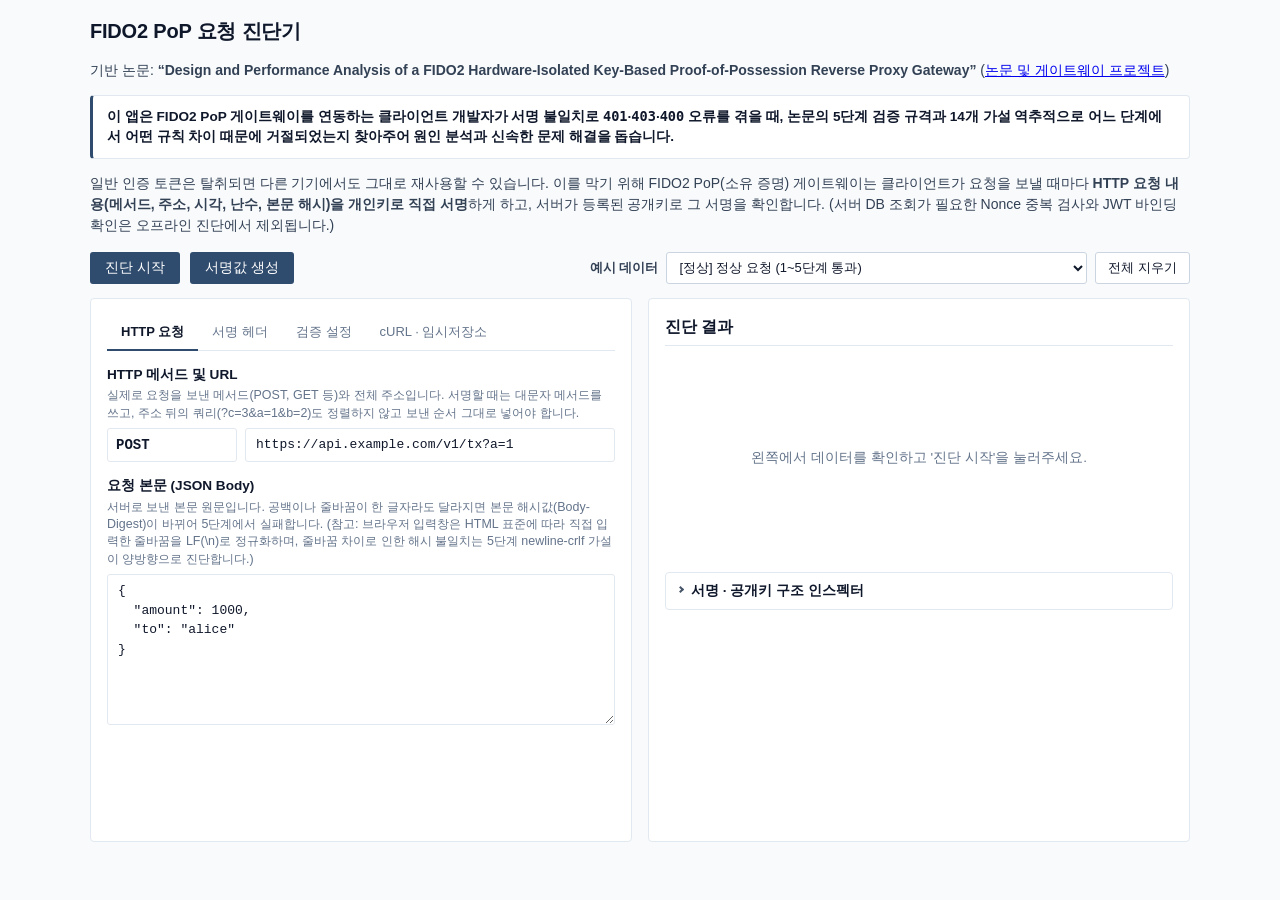
<file: index.html>
<!DOCTYPE html>
<html lang="ko">
<head>
  <meta charset="utf-8">
  <meta http-equiv="Content-Security-Policy" content="default-src 'none'; script-src 'self' file:; style-src 'self' file:; img-src 'self' file: data:; connect-src 'none'; base-uri 'none'; form-action 'none';">
  <meta name="viewport" content="width=device-width, initial-scale=1.0">
  <title>PoP 게이트웨이 401/403/400 진단기</title>
  <link rel="stylesheet" href="css/style.css">
</head>
<body>
  <div class="container">
    <header>
      <h1>FIDO2 PoP 요청 진단기</h1>
      <p class="paper-title-badge">
        기반 논문: <strong>&ldquo;Design and Performance Analysis of a FIDO2 Hardware-Isolated Key-Based Proof-of-Possession Reverse Proxy Gateway&rdquo;</strong>
        (<a href="https://altdmfk.github.io/fido2-pop-gateway/" target="_blank" rel="noopener noreferrer">논문 및 게이트웨이 프로젝트</a>)
      </p>
      <div class="alert info">
        <strong>이 앱은 FIDO2 PoP 게이트웨이를 연동하는 클라이언트 개발자가 서명 불일치로 <code>401</code>·<code>403</code>·<code>400</code> 오류를 겪을 때, 논문의 5단계 검증 규격과 14개 가설 역추적으로 어느 단계에서 어떤 규칙 차이 때문에 거절되었는지 찾아주어 원인 분석과 신속한 문제 해결을 돕습니다.</strong>
      </div>
      <p>
        일반 인증 토큰은 탈취되면 다른 기기에서도 그대로 재사용할 수 있습니다. 이를 막기 위해
        FIDO2 PoP(소유 증명) 게이트웨이는
        클라이언트가 요청을 보낼 때마다 <strong>HTTP 요청 내용(메서드, 주소, 시각, 난수, 본문 해시)을 개인키로 직접 서명</strong>하게 하고, 서버가 등록된 공개키로 그 서명을 확인합니다. (서버 DB 조회가 필요한 Nonce 중복 검사와 JWT 바인딩 확인은 오프라인 진단에서 제외됩니다.)
      </p>
    </header>

    <div class="top-action-bar">
      <div class="action-left-group">
        <button type="button" id="btn-diagnose" class="btn-primary btn-diagnose-main">진단 시작</button>
        <button type="button" id="btn-generate-test" class="btn-primary">서명값 생성</button>
      </div>
      <div class="demo-selector-group">
        <label for="demo-select" class="demo-select-label">예시 데이터</label>
        <select id="demo-select" class="demo-select">
          <option value="valid">[정상] 정상 요청 (1~5단계 통과)</option>
          <option value="timestamp-fail">[실패] 2단계: 타임스탬프 허용 오차(60초) 초과</option>
          <option value="method-lowercase">[실패] 4단계: HTTP 메서드를 소문자(post)로 서명함</option>
          <option value="query-sorted">[실패] 4단계: 쿼리 파라미터를 알파벳순으로 정렬해 서명함</option>
          <option value="sig-der">[실패] 4단계: 서명을 64바이트 Raw 대신 DER 형식으로 인코딩함</option>
          <option value="combo-2">[실패] 4단계: 복합 실수 (소문자 메서드 + 쿼리 정렬)</option>
          <option value="digest-base64url">[실패] 5단계: 본문 해시를 16진수(Hex) 대신 Base64url로 인코딩함</option>
        </select>
        <button type="button" id="btn-clear-all" class="btn-demo">전체 지우기</button>
      </div>
    </div>

    <div class="main-content">
      <div class="input-section">
        <div class="tabs" role="tablist" aria-label="진단 입력 항목 탭">
          <button type="button" id="tab-btn-http" class="tab-btn active" role="tab" aria-selected="true" aria-controls="tab-http" tabindex="0" data-target="tab-http">HTTP 요청</button>
          <button type="button" id="tab-btn-headers" class="tab-btn" role="tab" aria-selected="false" aria-controls="tab-headers" tabindex="-1" data-target="tab-headers">서명 헤더</button>
          <button type="button" id="tab-btn-config" class="tab-btn" role="tab" aria-selected="false" aria-controls="tab-config" tabindex="-1" data-target="tab-config">검증 설정</button>
          <button type="button" id="tab-btn-tools" class="tab-btn" role="tab" aria-selected="false" aria-controls="tab-tools" tabindex="-1" data-target="tab-tools">cURL · 임시저장소</button>
        </div>

        <div id="tab-http" class="tab-pane active" role="tabpanel" aria-labelledby="tab-btn-http">
          <div class="form-group">
            <label for="req-method">HTTP 메서드 및 URL</label>
            <div class="field-desc">실제로 요청을 보낸 메서드(POST, GET 등)와 전체 주소입니다. 서명할 때는 대문자 메서드를 쓰고, 주소 뒤의 쿼리(?c=3&amp;a=1&amp;b=2)도 정렬하지 않고 보낸 순서 그대로 넣어야 합니다.</div>
            <div class="url-input-group">
              <input type="text" id="req-method" list="method-list" value="POST" maxlength="20" aria-label="HTTP 메서드">
              <datalist id="method-list">
                <option value="GET"></option>
                <option value="POST"></option>
                <option value="PUT"></option>
                <option value="DELETE"></option>
                <option value="PATCH"></option>
              </datalist>
              <input type="text" id="req-url" maxlength="2048" aria-label="요청 URL">
            </div>
          </div>

          <div class="form-group">
            <label for="req-body">요청 본문 (JSON Body)</label>
            <div class="field-desc">서버로 보낸 본문 원문입니다. 공백이나 줄바꿈이 한 글자라도 달라지면 본문 해시값(Body-Digest)이 바뀌어 5단계에서 실패합니다. (참고: 브라우저 입력창은 HTML 표준에 따라 직접 입력한 줄바꿈을 LF(\n)로 정규화하며, 줄바꿈 차이로 인한 해시 불일치는 5단계 newline-crlf 가설이 양방향으로 진단합니다.)</div>
            <textarea id="req-body" maxlength="50000" rows="7"></textarea>
          </div>
        </div>

        <div id="tab-headers" class="tab-pane" role="tabpanel" aria-labelledby="tab-btn-headers">
          <div class="form-group">
            <label for="req-nonce">Nonce (X-FIDO2-Nonce)</label>
            <div class="field-desc">같은 요청을 가로채서 다시 보내는 공격(재전송 공격)을 막기 위해 요청마다 새로 만드는 1회용 문자열입니다.</div>
            <input type="text" id="req-nonce" maxlength="128">
          </div>
          <div class="form-group">
            <label for="req-timestamp">Timestamp (X-FIDO2-Timestamp)</label>
            <div class="field-desc">서명을 만든 시각(초 단위 Unix 시간)입니다. 검증 설정 탭의 '평가 기준 시각'과 비교해 60초 넘게 차이 나면 2단계에서 만료 처리됩니다.</div>
            <input type="text" id="req-timestamp" maxlength="20">
          </div>
          <div class="form-group">
            <label for="req-digest">Body-Digest (X-Body-Digest)</label>
            <div class="field-desc">요청 본문(Body)을 SHA-256으로 해시한 값입니다. 'sha256=' 뒤에 64자리 소문자 16진수(Hex)를 붙이며, 서명할 문자열의 마지막 줄에도 들어갑니다.</div>
            <input type="text" id="req-digest" maxlength="256">
          </div>
          <div class="form-group">
            <label for="req-signature">Signature (X-FIDO2-Signature)</label>
            <div class="field-desc">요청 항목들을 줄바꿈(\n)으로 이어 붙인 문자열에 ECDSA P-256 개인키로 서명한 값입니다. r(32바이트)과 s(32바이트)를 합친 64바이트 Raw 형식을 Base64url로 인코딩해야 합니다.</div>
            <input type="text" id="req-signature" maxlength="512">
          </div>
        </div>

        <div id="tab-config" class="tab-pane" role="tabpanel" aria-labelledby="tab-btn-config">
          <div class="form-group">
            <div class="label-with-action">
              <label for="req-pubkey">공개키 (PEM)</label>
              <button type="button" id="btn-fill-sample-pubkey" class="btn-small btn-inline-sample">예시 공개키 채우기</button>
            </div>
            <div class="field-desc">클라이언트의 개인키와 짝을 이루는 ECDSA P-256 공개키(SPKI PEM 형식)입니다. 게이트웨이와 이 진단기는 개인키 없이 공개키만으로 서명이 맞는지 확인합니다.</div>
            <textarea id="req-pubkey" maxlength="2048" rows="6"></textarea>
          </div>

          <div class="form-group">
            <label for="eval-timestamp">평가 기준 시각 (Unix Timestamp)</label>
            <div class="field-desc">게이트웨이가 요청을 검사하는 기준 시각(초 단위)입니다. 이전에 캡처한 요청을 진단할 때는 요청의 Timestamp와 비슷한 값으로 맞춰 두면 만료 오류 없이 서명을 확인할 수 있습니다.</div>
            <div class="eval-time-group">
              <input type="number" id="eval-timestamp">
              <button type="button" id="btn-now" class="btn-small">현재 시각</button>
            </div>
          </div>
        </div>

        <div id="tab-tools" class="tab-pane" role="tabpanel" aria-labelledby="tab-btn-tools">
          <div class="tools-section-box">
            <div class="import-header-row">
              <label for="curl-import-input" class="import-label">cURL 명령어 또는 Raw HTTP 요청 붙여넣기</label>
              <div class="import-sample-buttons">
                <button type="button" id="btn-sample-curl-valid" class="btn-small btn-import-sample">샘플: 정상 cURL</button>
                <button type="button" id="btn-sample-curl-der" class="btn-small btn-import-sample">샘플: 실패 cURL (DER 서명)</button>
                <button type="button" id="btn-sample-raw-http" class="btn-small btn-import-sample">샘플: Raw HTTP</button>
              </div>
            </div>
            <div class="field-desc">브라우저 개발자 도구(Network 탭 → 요청 우클릭 → Copy as cURL)에서 복사한 명령어나 HTTP 요청 원문을 붙여넣으면 메서드, URL, 본문, 서명 헤더 4종을 한 번에 채웁니다. (브라우저 입력창은 직접 입력한 줄바꿈을 LF로 정규화하며, cURL의 $'...\r\n...' 이스케이프 본문은 원본 CRLF가 보존됩니다.)</div>
            <textarea id="curl-import-input" rows="5" maxlength="550000" placeholder="curl 'https://api.example.com/v1/tx?a=1' -X POST -H 'X-FIDO2-Nonce: ...' --data-raw '{...}' 또는 Raw HTTP 요청을 붙여넣으세요."></textarea>
            <div class="import-actions">
              <button type="button" id="btn-curl-apply" class="btn-primary">입력칸에 채우기</button>
              <div id="curl-confirm-bar" class="import-confirm-bar hidden">
                <span class="import-confirm-msg">기존 입력값이 있습니다. 덮어쓰시겠습니까?</span>
                <button type="button" id="btn-curl-confirm-yes" class="btn-small btn-confirm-yes">덮어쓰기</button>
                <button type="button" id="btn-curl-confirm-no" class="btn-small btn-confirm-no">취소</button>
              </div>
            </div>
            <div id="curl-apply-notice" class="import-apply-notice hidden"></div>
          </div>

          <details id="slots-panel" class="tools-section-box tools-memory-box tools-memory-accordion">
            <summary class="tools-section-title">임시저장소 (슬롯 1~5)</summary>
            <div class="tools-memory-content">
              <div class="field-desc">현재 입력된 요청, 서명 헤더, 공개키, 평가 기준 시각을 브라우저 저장소(localStorage)에 5개까지 저장해 두고 비교할 수 있습니다.</div>
              <div class="memory-content" id="memory-slots-container">
                <!-- Rendered via JS -->
              </div>
            </div>
          </details>
        </div>
      </div>

      <div class="result-section">
        <h3>진단 결과</h3>

        <div id="import-status-banner" class="import-status-banner hidden"></div>

        <div id="result-panel" class="result-panel empty" role="status" aria-live="polite">
          <p class="placeholder-text">왼쪽에서 데이터를 확인하고 '진단 시작'을 눌러주세요.</p>
        </div>

        <div class="overhead-info hidden" id="overhead-info">
          <h4>왜 ECDSA P-256 서명을 사용하나요?</h4>
          <p>
            매 API 요청마다 헤더에 서명을 담아 보내야 하므로 서명 크기가 작을수록 네트워크 부담이 줄어듭니다.<br>
            64바이트 길이의 <strong>ECDSA P-256</strong> 서명을 사용하면 RSA-2048을 쓸 때보다 서명 헤더 전체 크기를 <strong>약 절반(499 Bytes → 243 Bytes, 51.3% 감소)</strong>으로 줄일 수 있습니다.
          </p>
        </div>

        <details id="inspector-panel" class="inspector-accordion">
          <summary>서명 · 공개키 구조 인스펙터</summary>
          <div class="inspector-content">
            <div class="field-desc">'진단 시작'을 누르면 입력된 서명과 공개키의 바이트 구조(인코딩 방식, r·s 값, 타원곡선 좌표 등)가 아래에 함께 분석됩니다.</div>
            <div class="inspector-card">
              <h5>서명 (Signature) 구조 분석</h5>
              <div id="inspector-sig-box"></div>
            </div>
            <div class="inspector-card">
              <h5>공개키 (Public Key) 구조 분석</h5>
              <div id="inspector-pubkey-box"></div>
            </div>
          </div>
        </details>
      </div>
    </div>
  </div>

  <!-- Script Load Order (IIFE/UMD, no ES modules for file:// compatibility):
       1. Core Profile & Modules -> 2. Core Diagnose Engine -> 3. UI Modules & Samples -> 4. App Bootstrap -->
  <script src="js/core/profiles/paper.js"></script>
  <script src="js/core/encoding.js"></script>
  <script src="js/core/ecdsa.js"></script>
  <script src="js/core/inspect.js"></script>
  <script src="js/core/curlParser.js"></script>
  <script src="js/core/canonical.js"></script>
  <script src="js/core/hypotheses.js"></script>
  <script src="js/core/jsonError.js"></script>
  <script src="js/core/diagnose.js"></script>
  <script src="js/ui/samples.js"></script>
  <script src="js/ui/jsonError.js"></script>
  <script src="js/ui/render.js"></script>
  <script src="js/ui/inspector.js"></script>
  <script src="js/ui/slots.js"></script>
  <script src="js/ui/tabs.js"></script>
  <script src="js/ui/importer.js"></script>
  <script src="js/app.js"></script>
</body>
</html>
</file>
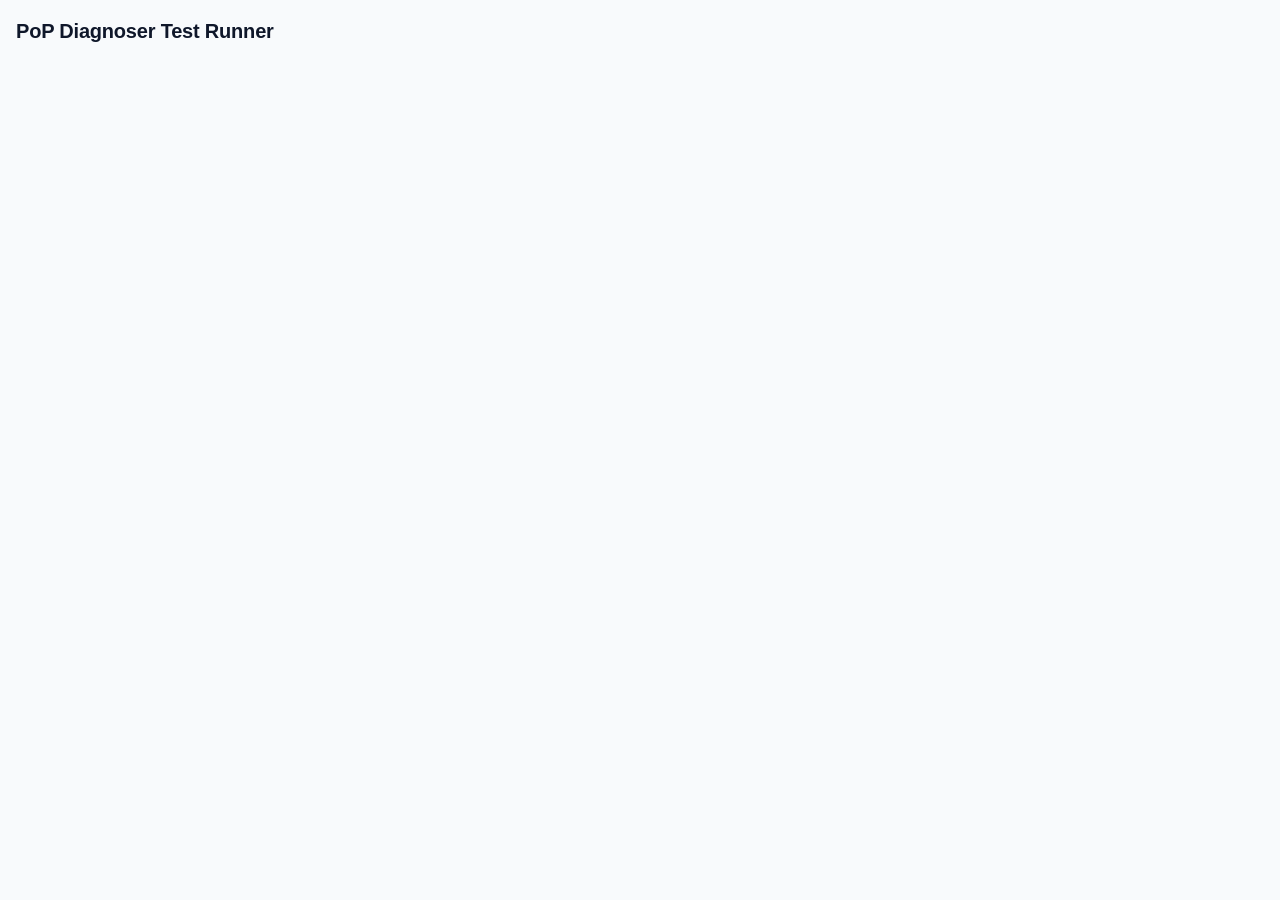
<file: test.html>
<!DOCTYPE html>
<html lang="ko">
<head>
    <meta charset="utf-8">
    <meta http-equiv="Content-Security-Policy" content="default-src 'none'; script-src 'self' file:; style-src 'self' file:; img-src 'self' file: data:; connect-src 'none'; base-uri 'none'; form-action 'none';">
    <link rel="stylesheet" href="css/style.css">
    <title>PoP Diagnoser Tests</title>
</head>
<body>
    <h1>PoP Diagnoser Test Runner</h1>
    <div id="results"></div>
    <script src="test/fixtures/fixtures.js"></script>
    <script src="js/core/profiles/paper.js"></script>
    <script src="js/core/encoding.js"></script>
    <script src="js/core/ecdsa.js"></script>
    <script src="js/core/inspect.js"></script>
    <script src="js/core/curlParser.js"></script>
    <script src="js/core/canonical.js"></script>
    <script src="js/core/hypotheses.js"></script>
    <script src="js/core/jsonError.js"></script>
    <script src="js/core/diagnose.js"></script>
    <script src="js/ui/samples.js"></script>
    <script src="js/ui/jsonError.js"></script>
    <script src="js/ui/render.js"></script>
    <script src="js/ui/inspector.js"></script>
    <script src="js/ui/slots.js"></script>
    <script src="js/ui/tabs.js"></script>
    <script src="js/ui/importer.js"></script>
    <script src="test/test.js"></script>
    <script src="test/test-runner.js"></script>
</body>
</html>
</file>
<file: css/style.css>
:root {
  --primary-color: #2f4b6e;
  --primary-hover: #243b56;
  --bg-color: #f8fafc;
  --surface-color: #ffffff;
  --border-color: #e2e8f0;
  --border-subtle: #cbd5e1;
  --text-main: #0f172a;
  --text-body: #334155;
  --text-muted: #64748b;
  --text-light: #94a3b8;
  --danger-color: #b91c1c;
  --danger-subtle: #fef2f2;
  --danger-border: #fca5a5;
  --warn-color: #b45309;
  --warn-subtle: #fffbeb;
  --warn-border: #fcd34d;
  --success-color: #15803d;
  --success-subtle: #f0fdf4;
  --success-border: #86efac;
  --font-sans: -apple-system, BlinkMacSystemFont, "Segoe UI", Roboto, "Helvetica Neue", Arial, sans-serif;
  --font-mono: ui-monospace, SFMono-Regular, Menlo, Monaco, Consolas, "Liberation Mono", "Courier New", monospace;
}

*, *::before, *::after {
  box-sizing: border-box;
}

body {
  font-family: var(--font-sans);
  background-color: var(--bg-color);
  color: var(--text-body);
  margin: 0;
  padding: 16px;
  line-height: 1.5;
  font-size: 0.875rem;
}

.container {
  max-width: 1100px;
  margin: 0 auto;
}

header {
  margin-bottom: 16px;
}

h1 {
  margin: 0 0 4px 0;
  font-size: 1.25rem;
  font-weight: 600;
  color: var(--text-main);
  letter-spacing: -0.01em;
}

h3 {
  margin: 0 0 12px 0;
  font-size: 1rem;
  font-weight: 600;
  color: var(--text-main);
  border-bottom: 1px solid var(--border-color);
  padding-bottom: 6px;
}

h4 {
  margin: 0 0 6px 0;
  font-size: 0.875rem;
  font-weight: 600;
  color: var(--text-main);
}

h5 {
  margin: 0 0 6px 0;
  font-size: 0.8125rem;
  font-weight: 600;
  color: var(--text-main);
}

.alert {
  padding: 10px 14px;
  border-radius: 4px;
  background-color: var(--surface-color);
  border: 1px solid var(--border-color);
  border-left: 3px solid var(--warn-color);
  color: var(--text-main);
  font-size: 0.85rem;
  line-height: 1.5;
}

.alert.info {
  background-color: var(--surface-color);
  border: 1px solid var(--border-color);
  border-left: 3px solid var(--primary-color);
  color: var(--text-main);
  border-radius: 4px;
  margin-top: 10px;
}

.alert.success {
  background-color: var(--surface-color);
  border: 1px solid var(--border-color);
  border-left: 3px solid var(--success-color);
  color: var(--text-main);
}

.alert.warning {
  background-color: var(--surface-color);
  border: 1px solid var(--border-color);
  border-left: 3px solid var(--warn-color);
  color: var(--text-main);
}

.btn-demo {
  background-color: var(--surface-color);
  border: 1px solid var(--border-subtle);
  color: var(--text-main);
  padding: 6px 12px;
  border-radius: 3px;
  cursor: pointer;
  font-size: 0.8125rem;
  font-weight: 500;
  transition: background-color 0.15s ease, border-color 0.15s ease;
}
.btn-demo:hover {
  background-color: #f1f5f9;
  border-color: #94a3b8;
}
.btn-demo:focus-visible {
  outline: 2px solid var(--primary-color);
  outline-offset: 1px;
}

.main-content {
  display: grid;
  grid-template-columns: 1fr 1fr;
  gap: 16px;
}

.input-section, .result-section {
  background: var(--surface-color);
  padding: 16px;
  border-radius: 4px;
  border: 1px solid var(--border-color);
}

.form-group {
  margin-bottom: 14px;
}
.form-group label {
  display: block;
  font-weight: 600;
  margin-bottom: 4px;
  font-size: 0.85rem;
  color: var(--text-main);
}

.url-input-group {
  display: flex;
  gap: 8px;
}

.btn-primary {
  font-size: 0.85rem;
  background: var(--primary-color);
  color: #ffffff;
  border: 1px solid transparent;
  padding: 6px 14px;
  border-radius: 3px;
  cursor: pointer;
  font-weight: 500;
  transition: background-color 0.15s ease;
}
.btn-primary:hover {
  background: var(--primary-hover);
}
.btn-primary:focus-visible {
  outline: 2px solid var(--primary-color);
  outline-offset: 1px;
}
.btn-primary:disabled {
  opacity: 0.6;
  cursor: not-allowed;
}

.result-panel {
  min-height: 200px;
}
.result-panel.empty {
  display: flex;
  align-items: center;
  justify-content: center;
  color: var(--text-muted);
}

.stage-list {
  list-style: none;
  padding: 0;
  margin: 0;
}
.stage-item {
  padding: 12px 0;
  border-bottom: 1px solid var(--border-color);
  display: flex;
  align-items: flex-start;
  gap: 10px;
}
.stage-item:last-child {
  border-bottom: none;
}
.stage-item .status-tag {
  font-size: 0.75rem;
  font-weight: 600;
  padding: 2px 6px;
  border-radius: 2px;
  border: 1px solid var(--border-subtle);
  background: #f8fafc;
  color: var(--text-muted);
  white-space: nowrap;
  line-height: 1.2;
}
.stage-item .status-tag.status-pass {
  border-color: var(--success-border);
  color: var(--success-color);
  background: var(--success-subtle);
}
.stage-item .status-tag.status-fail {
  border-color: var(--danger-border);
  color: var(--danger-color);
  background: var(--danger-subtle);
}
.stage-item .status-tag.status-unknown {
  border-color: var(--border-subtle);
  color: var(--text-muted);
  background: #f8fafc;
}

.stage-item .content {
  flex: 1;
  min-width: 0;
}
.stage-item .content h4 {
  margin: 0 0 4px 0;
  font-size: 0.875rem;
  font-weight: 600;
  color: var(--text-main);
}
.stage-item .content p {
  margin: 0;
  font-size: 0.8125rem;
  color: var(--text-muted);
  white-space: pre-wrap;
  line-height: 1.5;
}

.hypothesis-box {
  margin-top: 10px;
  padding: 12px 14px;
  background: var(--surface-color);
  border: 1px solid var(--border-color);
  border-left: 3px solid var(--primary-color);
  border-radius: 4px;
  color: var(--text-main);
}
.hypothesis-box h5 {
  margin: 0 0 8px 0;
  font-size: 0.9rem;
  color: var(--text-main);
}
.hypothesis-box pre {
  background: #f1f5f9;
  padding: 8px 10px;
  border-radius: 3px;
  overflow-x: auto;
  font-size: 0.8rem;
  margin: 0;
  border: 1px solid var(--border-color);
  font-family: var(--font-mono);
}

.overhead-info {
  margin-top: 20px;
  padding: 14px 16px;
  background: var(--surface-color);
  border-radius: 4px;
  border: 1px solid var(--border-color);
  border-left: 3px solid var(--primary-color);
}
.overhead-info h4 {
  margin: 0 0 6px 0;
  color: var(--text-main);
  font-size: 0.9rem;
}
.overhead-info p {
  margin: 0;
  font-size: 0.8125rem;
  color: var(--text-muted);
  line-height: 1.5;
}

#req-url {
  flex: 1;
}
.hypothesis-box.error {
  background: var(--surface-color);
  border: 1px solid var(--border-color);
  border-left: 3px solid var(--danger-color);
  color: var(--text-main);
}
.stage-item .content h4.failed {
  color: var(--danger-color);
  font-weight: 600;
}
.stage-item .content p.failed {
  color: var(--danger-color);
}
.hypothesis-box .red-msg {
  color: var(--danger-color);
}

.desc-label {
  font-size: 0.8125rem;
  margin-top: 10px;
  color: var(--text-muted);
}

input[type="text"], input[type="number"], textarea {
  background-color: #ffffff;
  width: 100%;
  padding: 6px 10px;
  border: 1px solid var(--border-color);
  border-radius: 3px;
  font-family: var(--font-mono);
  box-sizing: border-box;
  font-size: 0.8125rem;
  color: var(--text-main);
  line-height: 1.5;
  transition: border-color 0.15s ease;
}
input[type="text"]:focus, input[type="number"]:focus, textarea:focus {
  outline: none;
  border-color: var(--primary-color);
}

.btn-small {
  background: #ffffff;
  border: 1px solid var(--border-subtle);
  padding: 0 12px;
  border-radius: 3px;
  cursor: pointer;
  white-space: nowrap;
  font-weight: 500;
  font-size: 0.78rem;
  color: var(--text-body);
  transition: background-color 0.15s ease, border-color 0.15s ease;
}
.btn-small:hover {
  background-color: #f1f5f9;
  border-color: #94a3b8;
}
.btn-small:focus-visible {
  outline: 2px solid var(--primary-color);
  outline-offset: 1px;
}

#req-method {
  width: 130px;
  padding: 6px 8px;
  border: 1px solid var(--border-color);
  border-radius: 3px;
  font-family: var(--font-mono);
  font-size: 0.875rem;
  font-weight: 600;
  height: 34px;
}
.eval-time-group {
  margin-top: 10px;
  display: flex;
  flex-direction: row;
  align-items: center;
  gap: 8px;
  width: 100%;
}
.eval-time-group input {
  flex: 1;
  margin: 0;
  height: 32px;
}
.eval-time-group button {
  margin: 0;
  height: 32px;
}

.failed {
  color: var(--danger-color);
}
.completed {
  font-weight: 600;
}

textarea {
  resize: vertical;
  max-height: 500px;
  min-height: 60px;
}

.top-action-bar {
  display: flex;
  justify-content: space-between;
  align-items: center;
  background: transparent;
  padding: 0;
  border: none;
  margin-bottom: 14px;
  gap: 12px;
  flex-wrap: wrap;
}

.action-left-group {
  display: flex;
  align-items: center;
  gap: 10px;
}

.demo-selector-group {
  display: flex;
  align-items: center;
  gap: 8px;
  flex-wrap: wrap;
}

.demo-select-label {
  font-size: 0.8125rem;
  font-weight: 600;
  color: var(--text-body);
  white-space: nowrap;
}

.demo-select {
  height: 32px;
  padding: 0 8px;
  border: 1px solid var(--border-subtle);
  border-radius: 3px;
  background-color: #ffffff;
  color: var(--text-main);
  font-size: 0.8125rem;
  cursor: pointer;
  transition: border-color 0.15s ease;
}
.demo-select:focus {
  outline: none;
  border-color: var(--primary-color);
}

.diff-view {
  background: #1e293b;
  color: #f1f5f9;
  font-family: var(--font-mono);
  font-size: 0.8rem;
  border-radius: 3px;
  overflow: hidden;
  margin-top: 8px;
  border: 1px solid #334155;
  line-height: 1.4;
}
.diff-row {
  padding: 3px 8px;
  white-space: pre-wrap;
  word-break: break-all;
}
.diff-row.match {
  color: #94a3b8;
}
.diff-row.actual {
  background-color: rgba(185, 28, 28, 0.35);
  color: #fca5a5;
}
.diff-row.actual::before {
  content: '- ';
  user-select: none;
}
.diff-row.expected {
  background-color: rgba(21, 128, 61, 0.35);
  color: #86efac;
}
.diff-row.expected::before {
  content: '+ ';
  user-select: none;
}
.hypothesis-stage-section + .hypothesis-stage-section {
  margin-top: 14px;
  padding-top: 12px;
  border-top: 1px dashed var(--border-color);
}
.hypothesis-stage-section.error {
  padding: 10px;
  background: var(--surface-color);
  border: 1px solid var(--border-color);
  border-left: 3px solid var(--danger-color);
  border-radius: 4px;
  color: var(--text-main);
}

.field-desc {
  font-size: 0.78rem;
  color: var(--text-muted);
  margin-bottom: 6px;
  margin-top: -2px;
  line-height: 1.4;
}

/* Underline-style Tabs */
.tabs {
  display: flex;
  gap: 0;
  margin-bottom: 14px;
  border-bottom: 1px solid var(--border-color);
  padding-bottom: 0;
}
.tab-btn {
  background: transparent;
  border: none;
  border-bottom: 2px solid transparent;
  padding: 8px 14px;
  font-size: 0.8125rem;
  font-weight: 500;
  color: var(--text-muted);
  cursor: pointer;
  border-radius: 0;
  margin-bottom: -1px;
  transition: color 0.15s ease, border-color 0.15s ease;
}
.tab-btn:hover {
  background: transparent;
  color: var(--text-main);
}
.tab-btn:focus-visible {
  outline: 2px solid var(--primary-color);
  outline-offset: -2px;
}
.tab-btn.active {
  background: transparent;
  color: var(--text-main);
  font-weight: 600;
  border-bottom: 2px solid var(--primary-color);
}
.tab-pane {
  display: none;
  min-height: 460px;
}
.tab-pane.active {
  display: block;
}

.tools-section-box {
  padding-bottom: 14px;
}

.tools-memory-box {
  margin-top: 14px;
  border: 1px solid var(--border-color);
  border-radius: 4px;
  background-color: var(--surface-color);
  padding: 8px 12px;
}

.tools-memory-accordion summary {
  font-size: 0.85rem;
  font-weight: 600;
  color: var(--text-main);
  cursor: pointer;
  list-style: none;
  user-select: none;
  display: flex;
  align-items: center;
  margin-bottom: 0;
}

.tools-memory-accordion summary::-webkit-details-marker {
  display: none;
}

.tools-memory-accordion summary::before {
  content: "";
  display: inline-block;
  width: 5px;
  height: 5px;
  border-right: 2px solid #475569;
  border-top: 2px solid #475569;
  transform: rotate(45deg);
  margin-right: 8px;
  margin-bottom: 2px;
  transition: transform 0.15s ease;
}

.tools-memory-accordion[open] summary::before {
  transform: rotate(135deg);
}

.tools-memory-accordion summary:focus-visible {
  outline: 2px solid var(--primary-color);
  outline-offset: 2px;
  border-radius: 2px;
}

.tools-memory-content {
  margin-top: 10px;
}

.tools-section-title {
  font-size: 0.85rem;
  font-weight: 600;
  color: var(--text-main);
}

.memory-content {
  padding: 6px 0;
  display: flex;
  flex-direction: column;
  gap: 8px;
}
.memory-slot {
  display: flex;
  flex-wrap: wrap;
  align-items: center;
  gap: 4px 6px;
  background: #ffffff;
  padding: 8px 10px;
  border-radius: 4px;
  border: 1px solid #e2e8f0;
}
.slot-title-container {
  display: flex;
  align-items: center;
  gap: 4px;
  flex: 1 1 200px;
  min-width: 0;
}
.slot-prefix {
  font-weight: 600;
  font-size: 0.85rem;
  color: #334155;
  white-space: nowrap;
}
.slot-empty-title {
  font-size: 0.85rem;
  color: #94a3b8;
}
.slot-label-text {
  font-size: 0.85rem;
  color: #1e293b;
  cursor: pointer;
  white-space: nowrap;
  overflow: hidden;
  text-overflow: ellipsis;
  border-bottom: 1px dashed #cbd5e1;
  padding-bottom: 1px;
}
.slot-label-text:hover,
.slot-label-text:focus {
  border-bottom-color: #475569;
  outline: none;
}
.slot-rename-input {
  font-size: 0.85rem;
  padding: 2px 6px;
  border: 1px solid #94a3b8;
  border-radius: 2px;
  background: #ffffff;
  color: #1e293b;
  max-width: 220px;
}
.slot-confirm-bar {
  display: inline-flex;
  align-items: center;
  gap: 4px;
  background: #f8fafc;
  padding: 1px 6px;
  border: 1px solid #cbd5e1;
  border-radius: 3px;
}
.slot-confirm-msg {
  font-size: 0.75rem;
  color: #475569;
}
.memory-slot button {
  padding: 2px 8px;
  font-size: 0.75rem;
  background: #f8fafc;
  color: #334155;
  border: 1px solid #cbd5e1;
  border-radius: 3px;
  cursor: pointer;
  transition: background-color 0.15s ease, border-color 0.15s ease;
  white-space: nowrap;
}
.memory-slot button:hover {
  background: #f1f5f9;
  border-color: #94a3b8;
}
.memory-slot button:focus-visible {
  outline: 2px solid #2f4b6e;
  outline-offset: 1px;
}
.memory-slot button.btn-slot-delete {
  color: #64748b;
}
.memory-slot button.btn-slot-delete:hover {
  color: #0f172a;
  border-color: #94a3b8;
}
.slot-meta-row {
  flex-basis: 100%;
  width: 100%;
  display: flex;
  align-items: center;
  gap: 6px;
  font-size: 0.75rem;
  color: #64748b;
  line-height: 1.4;
  margin-top: 2px;
}
.slot-method-tag {
  display: inline-block;
  padding: 1px 5px;
  font-size: 0.7rem;
  font-weight: 600;
  color: #475569;
  background: #f1f5f9;
  border: 1px solid #cbd5e1;
  border-radius: 2px;
  letter-spacing: 0.02em;
}
.slot-meta-details {
  white-space: nowrap;
  overflow: hidden;
  text-overflow: ellipsis;
}

.error-detail-box {
  margin-top: 10px;
  padding: 8px 12px;
  background: #fffbeb;
  border-left: 3px solid var(--warn-color);
  border-radius: 3px;
  color: var(--warn-color);
  font-family: var(--font-mono);
  font-size: 0.8125rem;
  line-height: 1.45;
  white-space: pre-wrap;
  word-break: break-all;
}

/* Classes to replace inline styles for CSP compliance */
.alert-compact {
  line-height: 1.5;
  margin-bottom: 0;
}
.alert-title {
  font-size: 0.95rem;
  display: block;
  margin-bottom: 4px;
}
.text-muted-span {
  color: var(--text-muted);
}
.hidden {
  display: none !important;
}
.toast {
  position: fixed;
  top: 20px;
  left: 50%;
  transform: translateX(-50%);
  background-color: #1e293b;
  color: #ffffff;
  padding: 8px 16px;
  border-radius: 4px;
  font-size: 0.8125rem;
  font-weight: 500;
  box-shadow: 0 2px 6px rgba(0,0,0,0.12);
  z-index: 10000;
  pointer-events: none;
  opacity: 0;
  transition: opacity 0.25s ease;
}
.toast-visible {
  opacity: 1;
}
.toast-error {
  background-color: var(--danger-color);
}

.placeholder-text {
  color: var(--text-muted);
  font-size: 0.85rem;
  text-align: center;
  padding: 24px 0;
  line-height: 1.5;
}

/* Accessibility & Focus Indicators */
:focus-visible {
  outline: 2px solid var(--primary-color);
  outline-offset: 1px;
}
button:focus-visible,
input:focus-visible,
select:focus-visible,
textarea:focus-visible {
  outline: 2px solid var(--primary-color);
  outline-offset: 1px;
}
summary:focus-visible,
.tab-btn:focus-visible {
  outline: 2px solid var(--primary-color);
  outline-offset: 1px;
}

/* Inspector Accordion */
.inspector-accordion {
  margin-top: 14px;
  border: 1px solid var(--border-color);
  border-radius: 4px;
  background-color: var(--surface-color);
  padding: 8px 12px;
}

.inspector-accordion summary {
  font-size: 0.85rem;
  font-weight: 600;
  color: var(--text-main);
  cursor: pointer;
  list-style: none;
  user-select: none;
  display: flex;
  align-items: center;
}

.inspector-accordion summary::-webkit-details-marker {
  display: none;
}

/* CSS Chevron instead of decorative unicode symbol */
.inspector-accordion summary::before {
  content: "";
  display: inline-block;
  width: 5px;
  height: 5px;
  border-right: 2px solid #475569;
  border-top: 2px solid #475569;
  transform: rotate(45deg);
  margin-right: 8px;
  margin-bottom: 2px;
  transition: transform 0.15s ease;
}

.inspector-accordion[open] summary::before {
  transform: rotate(135deg);
}

.inspector-content {
  margin-top: 10px;
  display: flex;
  flex-direction: column;
  gap: 10px;
}

.inspector-card {
  background-color: var(--surface-color);
  border: 1px solid var(--border-color);
  border-radius: 3px;
  padding: 10px;
}

.inspector-card h5 {
  margin: 0 0 8px 0;
  font-size: 0.82rem;
  color: #334155;
  border-bottom: 1px solid var(--border-color);
  padding-bottom: 4px;
}

.inspector-row {
  display: flex;
  align-items: flex-start;
  gap: 8px;
  padding: 3px 0;
  font-size: 0.8125rem;
  line-height: 1.4;
}

.inspector-label {
  min-width: 120px;
  font-weight: 600;
  color: var(--text-muted);
  flex-shrink: 0;
}

.inspector-value {
  flex: 1;
  min-width: 0;
  color: var(--text-main);
  word-break: break-word;
}

.inspector-hex {
  display: block;
  font-family: var(--font-mono);
  font-size: 0.78rem;
  background-color: #f8fafc;
  padding: 2px 6px;
  border-radius: 2px;
  border: 1px solid var(--border-color);
  word-break: break-all;
  overflow-wrap: anywhere;
}

.inspector-alert {
  margin-top: 6px;
  padding: 6px 10px;
  border-radius: 3px;
  font-size: 0.78rem;
  line-height: 1.4;
  border: 1px solid var(--border-color);
  background: var(--surface-color);
}

.inspector-error {
  border-left: 3px solid var(--danger-color);
  color: var(--danger-color);
}

.inspector-warn {
  border-left: 3px solid var(--warn-color);
  color: var(--warn-color);
}

.inspector-ok {
  border-left: 3px solid var(--success-color);
  color: var(--success-color);
}

.inspector-guide-hint {
  margin-top: 8px;
  padding: 6px 10px;
  background-color: var(--surface-color);
  border: 1px solid var(--border-color);
  border-left: 3px solid var(--primary-color);
  border-radius: 3px;
  color: var(--primary-color);
  font-size: 0.8rem;
  line-height: 1.4;
}

.inspector-placeholder {
  color: var(--text-muted);
  font-size: 0.8125rem;
  padding: 6px 0;
}

/* cURL / Raw HTTP Importer */
.import-header-row {
  display: flex;
  justify-content: space-between;
  align-items: center;
  gap: 8px;
  flex-wrap: wrap;
  margin-bottom: 6px;
}

.import-label {
  display: block;
  font-size: 0.8125rem;
  font-weight: 600;
  color: var(--text-main);
  margin: 0;
}

.import-sample-buttons {
  display: flex;
  gap: 6px;
  flex-wrap: wrap;
}

.btn-import-sample {
  height: 24px;
  padding: 0 8px;
  font-size: 0.75rem;
  background-color: #ffffff;
  color: var(--text-body);
  border: 1px solid var(--border-subtle);
  border-radius: 2px;
}

.import-actions {
  margin-top: 8px;
  display: flex;
  align-items: center;
  gap: 10px;
  flex-wrap: wrap;
}

.import-confirm-bar {
  display: flex;
  align-items: center;
  gap: 6px;
  background-color: #fffbeb;
  border: 1px solid #fde68a;
  padding: 3px 8px;
  border-radius: 3px;
  font-size: 0.78rem;
  color: var(--warn-color);
}

.btn-confirm-yes {
  height: 24px;
  padding: 0 8px;
  font-size: 0.75rem;
  color: var(--warn-color);
  border-color: #f59e0b;
}

.btn-confirm-no {
  height: 24px;
  padding: 0 8px;
  font-size: 0.75rem;
  color: var(--text-muted);
}

.import-apply-notice {
  margin-top: 8px;
  padding: 6px 10px;
  background-color: var(--surface-color);
  border: 1px solid var(--border-color);
  border-left: 3px solid var(--primary-color);
  border-radius: 3px;
  color: var(--text-main);
  font-size: 0.78rem;
  line-height: 1.4;
}

.import-status-banner {
  margin-bottom: 12px;
}

.import-report {
  padding: 10px 12px;
  border-radius: 3px;
  font-size: 0.8125rem;
  line-height: 1.45;
}

.import-report-ok {
  background-color: var(--surface-color);
  border: 1px solid var(--border-color);
  border-left: 3px solid var(--success-color);
  color: var(--text-main);
}

.import-report-error {
  background-color: var(--surface-color);
  border: 1px solid var(--border-color);
  border-left: 3px solid var(--danger-color);
  color: var(--text-main);
}

.import-report-title {
  display: block;
  margin-bottom: 4px;
  font-size: 0.85rem;
  font-weight: 600;
}

.import-report-line {
  margin-top: 2px;
}

.import-line-warn {
  color: var(--warn-color);
  font-weight: 600;
}

.import-line-info {
  color: var(--text-muted);
}

.import-report-subbox {
  margin-top: 6px;
  padding: 6px 8px;
  border-radius: 3px;
  font-size: 0.78rem;
  border: 1px solid var(--border-color);
}

.import-subbox-warn {
  background-color: #fffbeb;
  border-left: 3px solid var(--warn-color);
  color: var(--warn-color);
}

.import-subbox-error {
  background-color: #fef2f2;
  border-left: 3px solid var(--danger-color);
  color: var(--danger-color);
}

/* Responsive layout for mobile and narrow screens */
@media (max-width: 768px) {
  body {
    overflow-x: hidden;
  }
  .main-content {
    grid-template-columns: 1fr;
  }
  .input-section,
  .result-section {
    min-width: 0;
  }
  .tabs,
  .top-action-bar,
  .eval-time-group,
  .url-input-group,
  .memory-slot,
  .inspector-row,
  .import-confirm-bar {
    flex-wrap: wrap;
  }
  #req-method {
    width: 100%;
  }
  #req-url {
    min-width: 0;
    width: 100%;
  }
  .tab-pane {
    min-height: auto;
  }
}

.label-with-action {
  display: flex;
  justify-content: space-between;
  align-items: center;
  margin-bottom: 4px;
}
.label-with-action label {
  margin-bottom: 0;
}
.btn-inline-sample {
  font-size: 0.75rem;
  padding: 2px 8px;
  background-color: #ffffff;
  border: 1px solid var(--border-subtle);
  color: var(--text-body);
  border-radius: 3px;
  cursor: pointer;
}
.btn-inline-sample:hover {
  background-color: #f1f5f9;
  border-color: #94a3b8;
}

.canonical-match-notice {
  margin-top: 10px;
  padding: 10px 12px;
  background-color: var(--surface-color);
  border: 1px solid var(--border-color);
  border-left: 3px solid var(--primary-color);
  border-radius: 3px;
  font-size: 0.8125rem;
  color: var(--text-main);
  line-height: 1.5;
}

.hypothesis-guide-box {
  margin-top: 12px;
  padding: 12px 14px;
  background-color: var(--surface-color);
  border: 1px solid var(--border-color);
  border-radius: 3px;
}
.hypothesis-guide-box .guide-title {
  display: block;
  font-size: 0.875rem;
  font-weight: 600;
  color: var(--text-main);
  margin-bottom: 8px;
}
.hypothesis-guide-box .guide-list {
  margin: 0;
  padding-left: 18px;
}
.hypothesis-guide-box .guide-list li {
  margin-bottom: 8px;
}
.guide-item-title {
  font-weight: 600;
  color: var(--text-main);
  margin-bottom: 2px;
}
.guide-item-desc {
  font-size: 0.8125rem;
  color: var(--text-body);
  line-height: 1.45;
}
.guide-item-solution {
  font-size: 0.8125rem;
  color: var(--primary-color);
  font-weight: 500;
  line-height: 1.45;
  margin-top: 2px;
}
</file>
